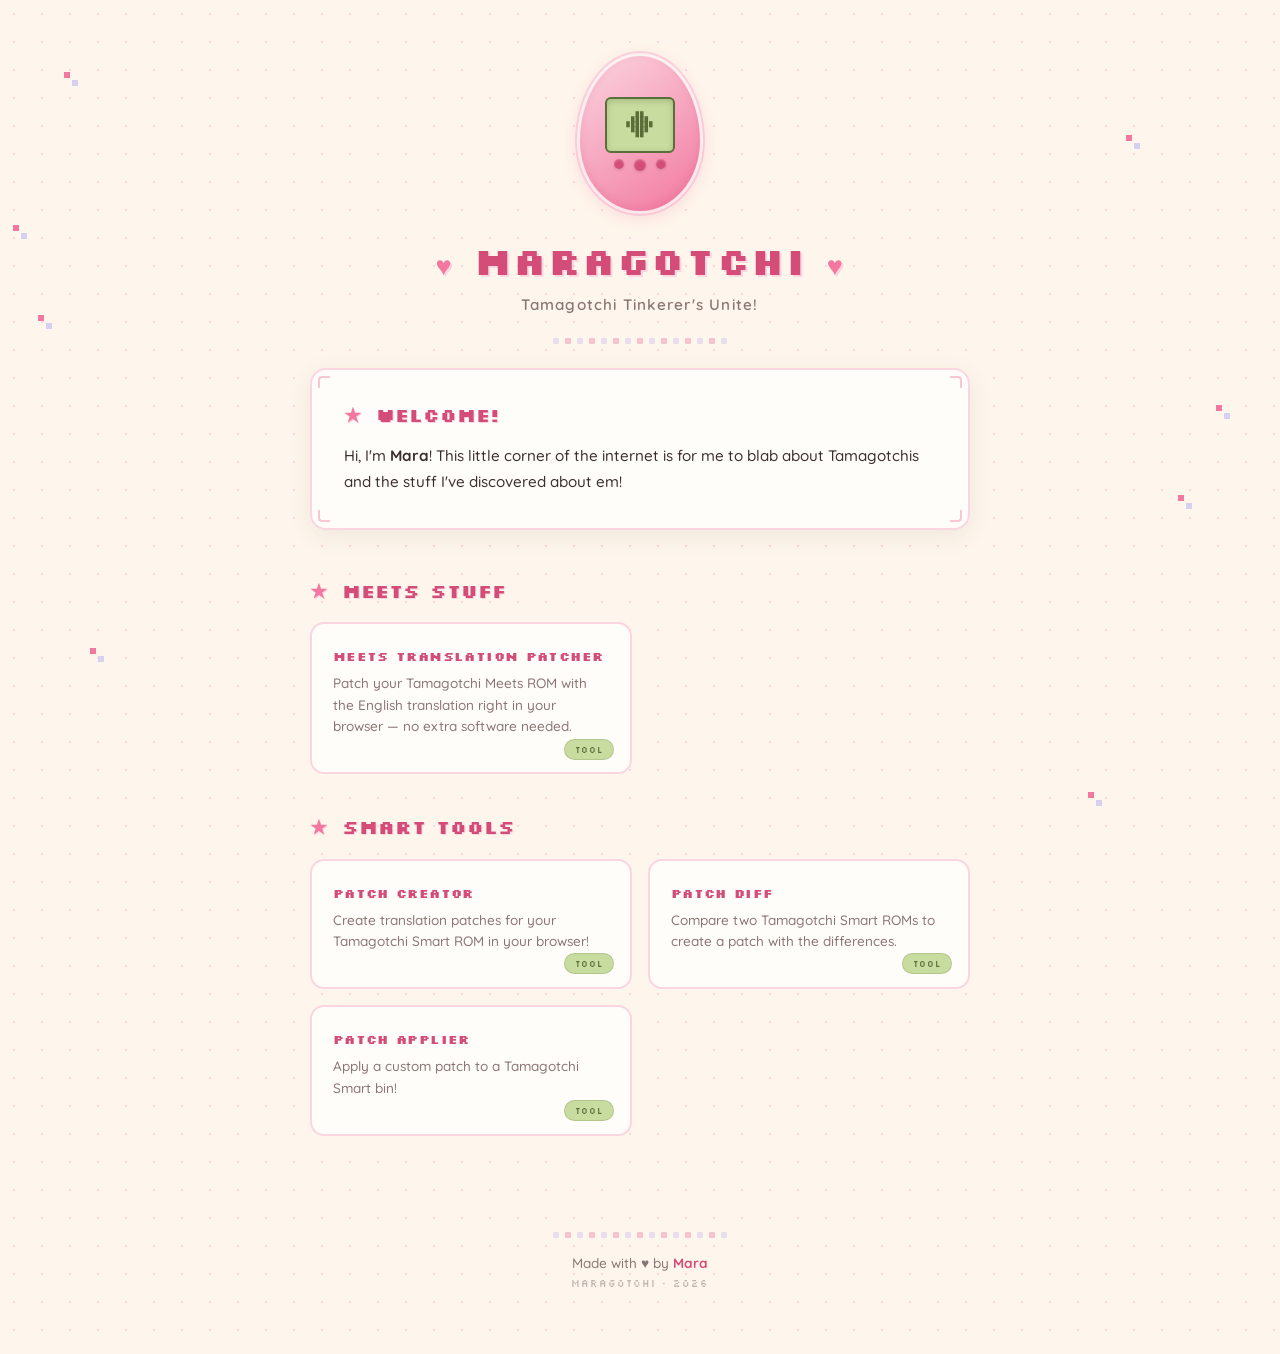
<file: index.html>
<!DOCTYPE html>
<html lang="en">
<head>
  <meta charset="UTF-8">
  <meta name="viewport" content="width=device-width, initial-scale=1.0">
  <title>Maragotchi ~ Tamagotchi Guides</title>
  <link rel="preconnect" href="https://fonts.googleapis.com">
  <link rel="preconnect" href="https://fonts.gstatic.com" crossorigin>
  <link href="https://fonts.googleapis.com/css2?family=Silkscreen:wght@400;700&family=Quicksand:wght@400;500;600;700&display=swap" rel="stylesheet">
  <link rel="stylesheet" href="style.css">
</head>
<body>

  <div class="stars" aria-hidden="true">
    <span class="star" style="top:8%;left:5%;animation-delay:0s"></span>
    <span class="star" style="top:15%;left:88%;animation-delay:1.2s"></span>
    <span class="star" style="top:35%;left:3%;animation-delay:0.6s"></span>
    <span class="star" style="top:55%;left:92%;animation-delay:1.8s"></span>
    <span class="star" style="top:72%;left:7%;animation-delay:0.3s"></span>
    <span class="star" style="top:88%;left:85%;animation-delay:2.1s"></span>
    <span class="star" style="top:45%;left:95%;animation-delay:1.5s"></span>
    <span class="star" style="top:25%;left:1%;animation-delay:0.9s"></span>
  </div>

  <div class="page-wrap">

    <header class="hero">
      <div class="tama-badge">
        <div class="tama-screen">
          <div class="pixel-pet" aria-hidden="true">
            <div class="pet-row">&#9608;&#9608;</div>
            <div class="pet-row">&#9608;&#9608;&#9608;&#9608;</div>
            <div class="pet-row">&#9608;&#9608;&#9608;&#9608;&#9608;&#9608;</div>
            <div class="pet-row">&#9608;&#9608;&#9608;&#9608;</div>
            <div class="pet-row">&#9608;&#9608;</div>
          </div>
        </div>
        <div class="tama-buttons" aria-hidden="true">
          <span class="tama-btn"></span>
          <span class="tama-btn mid"></span>
          <span class="tama-btn"></span>
        </div>
      </div>
      <h1 class="site-title">
        <span class="title-deco">&hearts;</span>
        Maragotchi
        <span class="title-deco">&hearts;</span>
      </h1>
      <p class="tagline">Tamagotchi Tinkerer's Unite!</p>
      <div class="header-divider" aria-hidden="true">
        <span></span><span></span><span></span><span></span><span></span>
        <span></span><span></span><span></span><span></span><span></span>
        <span></span><span></span><span></span><span></span><span></span>
      </div>
    </header>

    <section class="card intro-card">
      <div class="card-corner tl"></div>
      <div class="card-corner tr"></div>
      <div class="card-corner bl"></div>
      <div class="card-corner br"></div>
      <h2><span class="bullet">&starf;</span> Welcome!</h2>
      <p>
        Hi, I'm <strong>Mara</strong>! This little corner of the internet is for me to blab about Tamagotchis and the stuff  I've discovered about em!
      </p>
    </section>

    <section>
      <h2 class="section-heading"><span class="bullet">&starf;</span> Meets Stuff</h2>

      <div class="guide-grid">
<!-- 
        <a href="flashing.html" class="guide-card">
          <h3>Flashing Your Meets</h3>
          <p>Flash a custom English-patched ROM onto your Tamagotchi Meets. Full step-by-step guide with tools list.</p>
          <span class="guide-card-tag">Ready</span>
        </a> -->

        <a href="https://maragotchi.github.io/tama/meets_translation_patcher.html" class="guide-card">
          <h3>Meets Translation Patcher</h3>
          <p>Patch your Tamagotchi Meets ROM with the English translation right in your browser &mdash; no extra software needed.</p>
          <span class="guide-card-tag">Tool</span>
        </a>

      </div>
    </section>

    <!-- ====== SMART TOOLS ====== -->
    <section>
      <h2 class="section-heading"><span class="bullet">&starf;</span> Smart Tools</h2>

      <div class="guide-grid">

        <a href="https://maragotchi.github.io/tama/tamasmart_patch_creator.html" class="guide-card">
          <h3>Patch Creator</h3>
          <p>Create translation patches for your Tamagotchi Smart ROM in your browser!</p>
          <span class="guide-card-tag">Tool</span>
        </a>

        <a href="https://maragotchi.github.io/tama/tamasmart_patch_diff.html" class="guide-card">
          <h3>Patch Diff</h3>
          <p>Compare two Tamagotchi Smart ROMs to create a patch with the differences.</p>
          <span class="guide-card-tag">Tool</span>
        </a>

        <a href="https://maragotchi.github.io/tama/tamasmart_patch_apply.html" class="guide-card">
          <h3>Patch Applier</h3>
          <p>Apply a custom patch to a Tamagotchi Smart bin!</p>
          <span class="guide-card-tag">Tool</span>
        </a>

      </div>
    </section>

    <!-- ====== FOOTER ====== -->
    <footer>
      <div class="footer-deco" aria-hidden="true">
        <span></span><span></span><span></span><span></span><span></span>
        <span></span><span></span><span></span><span></span><span></span>
        <span></span><span></span><span></span><span></span><span></span>
      </div>
      <p>Made with &hearts; by <strong>Mara</strong></p>
      <p class="footer-sub">Maragotchi &middot; 2026</p>
    </footer>

  </div>
</body>
</html>
</file>
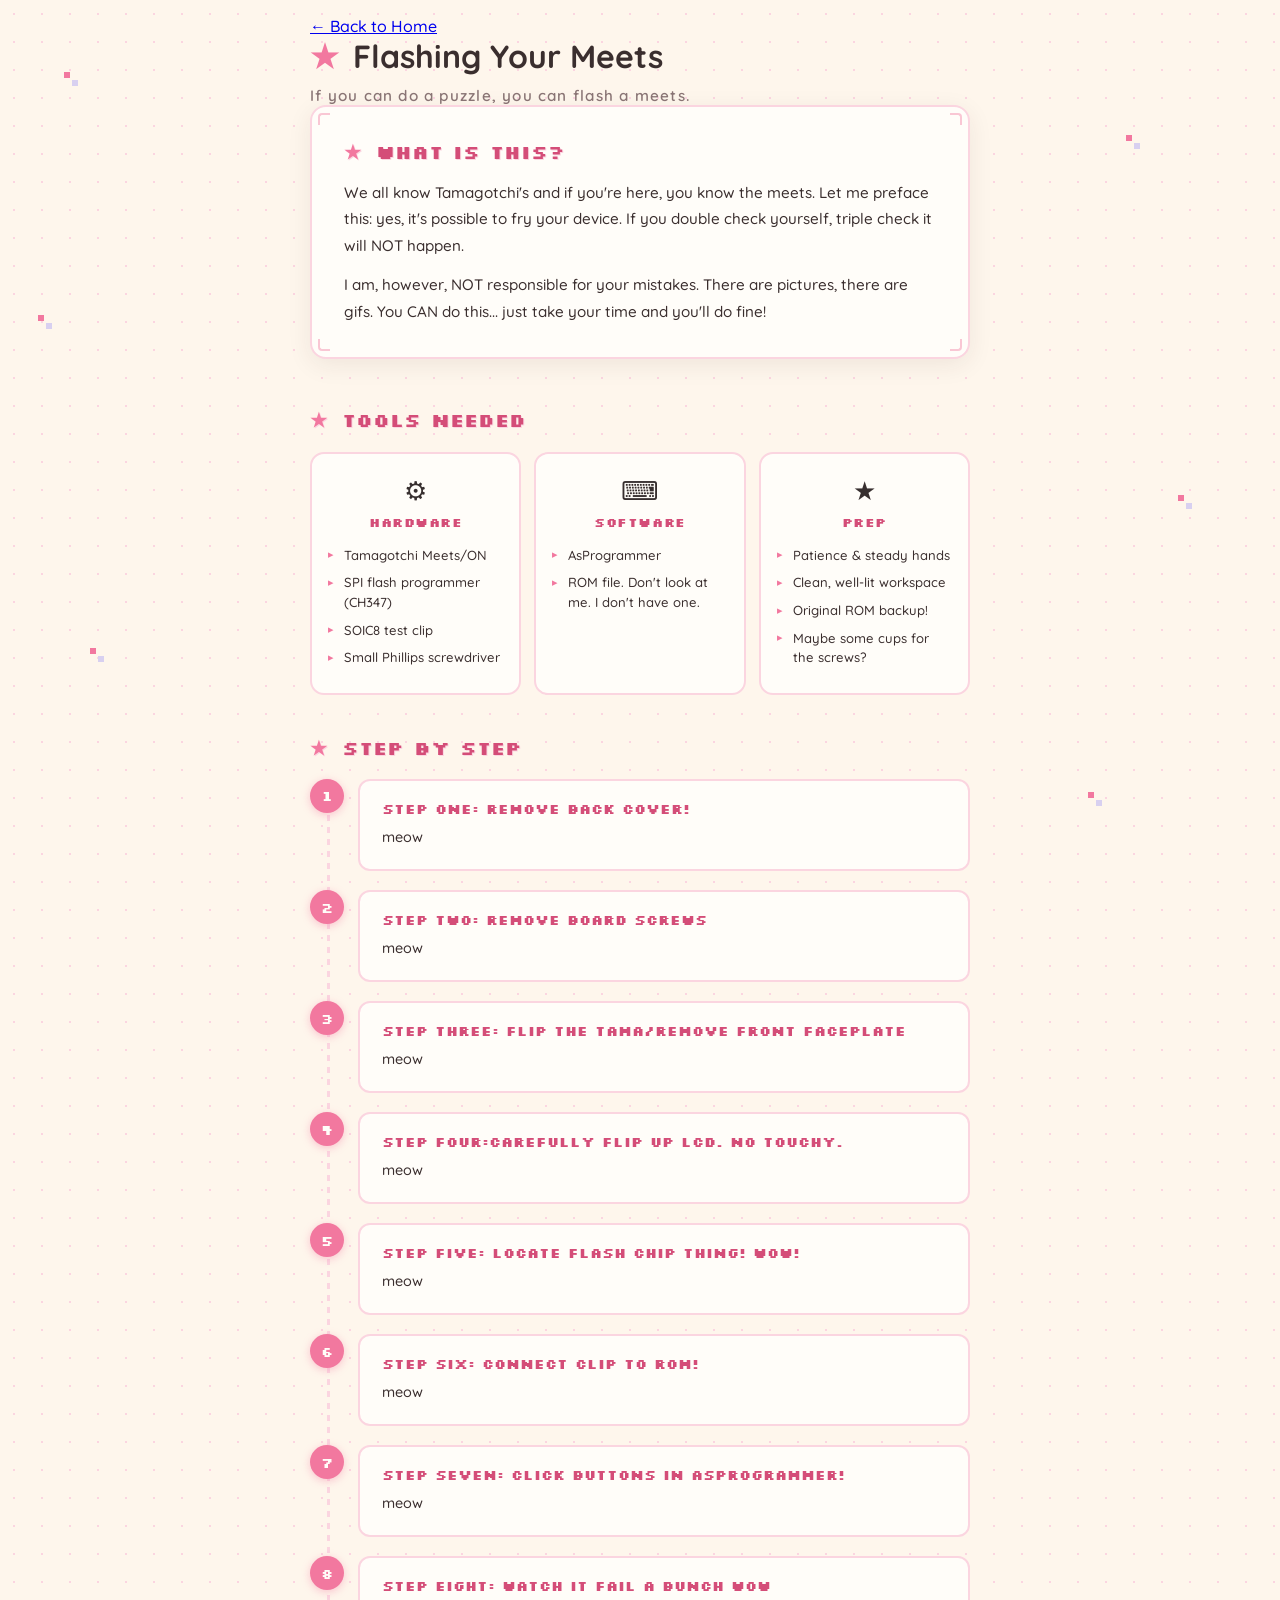
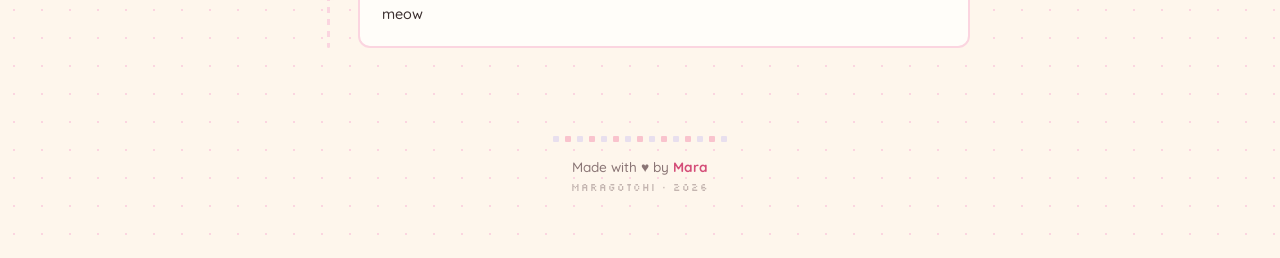
<file: flashing.html>
<!doctype html>
<html lang="en">
	<head>
		<meta charset="UTF-8" />
		<meta name="viewport" content="width=device-width, initial-scale=1.0" />
		<title>Flashing Your Meets ~ Maragotchi</title>
		<link rel="preconnect" href="https://fonts.googleapis.com" />
		<link rel="preconnect" href="https://fonts.gstatic.com" crossorigin />
		<link
			href="https://fonts.googleapis.com/css2?family=Silkscreen:wght@400;700&family=Quicksand:wght@400;500;600;700&display=swap"
			rel="stylesheet"
		/>
		<link rel="stylesheet" href="style.css" />
	</head>
	<body>
		<div class="stars" aria-hidden="true">
			<span class="star" style="top:8%;left:5%;animation-delay:0s"></span>
			<span
				class="star"
				style="top:15%;left:88%;animation-delay:1.2s"
			></span>
			<span
				class="star"
				style="top:35%;left:3%;animation-delay:0.6s"
			></span>
			<span
				class="star"
				style="top:55%;left:92%;animation-delay:1.8s"
			></span>
			<span
				class="star"
				style="top:72%;left:7%;animation-delay:0.3s"
			></span>
			<span
				class="star"
				style="top:88%;left:85%;animation-delay:2.1s"
			></span>
		</div>

		<div class="page-wrap">
			<!-- ====== SUB-PAGE HEADER ====== -->
			<header class="sub-header">
				<a href="index.html" class="back-link">&larr; Back to Home</a>
				<h1 class="sub-title">
					<span class="bullet">&starf;</span>
					Flashing Your Meets
				</h1>
				<p class="tagline">If you can do a puzzle, you can flash a meets.</p>
			</header>

			<!-- ====== INTRO ====== -->
			<section class="card intro-card">
				<div class="card-corner tl"></div>
				<div class="card-corner tr"></div>
				<div class="card-corner bl"></div>
				<div class="card-corner br"></div>
				<h2>
					<span class="bullet">&starf;</span>
					What Is This?
				</h2>
				<p>
					We all know Tamagotchi's and if you're here, you know the
					meets. Let me preface this: yes, it's possible to fry your
					device. If you double check yourself, triple check it will
					NOT happen.
				</p>
				<p>
					I am, however, NOT responsible for your mistakes. There are
					pictures, there are gifs. You CAN do this... just take your
					time and you'll do fine!
				</p>
			</section>

			<!-- ====== TOOLS ====== -->
			<section>
				<h2 class="section-heading">
					<span class="bullet">&starf;</span>
					Tools Needed
				</h2>

				<div class="tools-row">
					<div class="tool-card">
						<div class="tool-icon">&#9881;</div>
						<h3>Hardware</h3>
						<ul>
							<li>Tamagotchi Meets/ON</li>
							<li>SPI flash programmer (CH347)</li>
							<li>SOIC8 test clip</li>
							<li>Small Phillips screwdriver</li>
						</ul>
					</div>

					<div class="tool-card">
						<div class="tool-icon">&#9000;</div>
						<h3>Software</h3>
						<ul>
							<li>AsProgrammer</li>
							<li>
								ROM file. Don't look at me. I don't have one.
							</li>
						</ul>
					</div>

					<div class="tool-card">
						<div class="tool-icon">&#9733;</div>
						<h3>Prep</h3>
						<ul>
							<li>Patience &amp; steady hands</li>
							<li>Clean, well-lit workspace</li>
							<li>Original ROM backup!</li>
							<li>Maybe some cups for the screws?</li>
						</ul>
					</div>
				</div>
			</section>

			<!-- ====== GUIDE ====== -->
			<section>
				<h2 class="section-heading">
					<span class="bullet">&starf;</span>
					Step by Step
				</h2>

				<div class="timeline">
					<div class="step">
						<div class="step-num">1</div>
						<div class="step-body">
							<h3>Step one: Remove back cover!</h3>
							<p>meow</p>
						</div>
					</div>

					<div class="step">
						<div class="step-num">2</div>
						<div class="step-body">
							<h3>Step two: Remove board screws</h3>
							<p>meow</p>
						</div>
					</div>

					<div class="step">
						<div class="step-num">3</div>
						<div class="step-body">
							<h3>
								Step three: Flip the tama/remove front faceplate
							</h3>
							<p>meow</p>
						</div>
					</div>

					<div class="step">
						<div class="step-num">4</div>
						<div class="step-body">
							<h3>Step four:carefully flip up LCD. NO TOUCHY.</h3>
							<p>meow</p>
						</div>
					</div>

					<div class="step">
						<div class="step-num">5</div>
						<div class="step-body">
							<h3>Step five: Locate flash chip thing! Wow!</h3>
							<p>meow</p>
						</div>
					</div>

					<div class="step">
						<div class="step-num">6</div>
						<div class="step-body">
							<h3>Step six: Connect clip to rom!</h3>
							<p>meow</p>
						</div>
					</div>

					<div class="step">
						<div class="step-num">7</div>
						<div class="step-body">
							<h3>Step seven: click buttons in asprogrammer!</h3>
							<p>meow</p>
						</div>
					</div>

					<div class="step">
						<div class="step-num">8</div>
						<div class="step-body">
							<h3>Step eight: watch it fail a bunch wow</h3>
							<p>meow</p>
						</div>
					</div>
				</div>
			</section>

			<!-- ====== FOOTER ====== -->
			<footer>
				<div class="footer-deco" aria-hidden="true">
					<span></span>
					<span></span>
					<span></span>
					<span></span>
					<span></span>
					<span></span>
					<span></span>
					<span></span>
					<span></span>
					<span></span>
					<span></span>
					<span></span>
					<span></span>
					<span></span>
					<span></span>
				</div>
				<p>
					Made with &hearts; by
					<strong>Mara</strong>
				</p>
				<p class="footer-sub">Maragotchi &middot; 2026</p>
			</footer>
		</div>
	</body>
</html>
</file>
<file: style.css>
:root {
  --cream:      #fef6ec;
  --pink:       #f2789f;
  --pink-soft:  #fbd5e0;
  --pink-deep:  #d44d78;
  --lcd:        #c8dca0;
  --lcd-dark:   #5a6e3a;
  --lavender:   #d8d0f0;
  --text:       #3a2e2e;
  --text-light: #8a7575;
  --white:      #fffdf9;
  --shadow:     rgba(60, 40, 40, 0.08);
}

/* ===== Reset ===== */
*, *::before, *::after { box-sizing: border-box; margin: 0; padding: 0; }

/* ===== Body & Background ===== */
body {
  font-family: 'Quicksand', sans-serif;
  font-weight: 500;
  color: var(--text);
  background: var(--cream);
  overflow-x: hidden;
  position: relative;
  /* dot grid texture */
  background-image:
    radial-gradient(circle, var(--pink-soft) 1px, transparent 1px);
  background-size: 28px 28px;
}

/* ===== Floating Pixel Stars ===== */
.stars { position: fixed; inset: 0; pointer-events: none; z-index: 0; }

.star {
  position: absolute;
  width: 6px;
  height: 6px;
  background: var(--pink);
  animation: twinkle 3s ease-in-out infinite;
  image-rendering: pixelated;
}
.star::after {
  content: '';
  position: absolute;
  width: 6px;
  height: 6px;
  background: var(--lavender);
  top: 8px;
  left: 8px;
}

@keyframes twinkle {
  0%, 100% { opacity: 0.2; transform: scale(1); }
  50%      { opacity: 1;   transform: scale(1.6); }
}

/* ===== Page Wrapper ===== */
.page-wrap {
  position: relative;
  z-index: 1;
  max-width: 700px;
  margin: 0 auto;
  padding: 1rem 1.25rem 3rem;
}

/* ===== HEADER / HERO ===== */
.hero {
  text-align: center;
  padding: 2.5rem 0 1.5rem;
}

/* tama-shaped badge with LCD screen */
.tama-badge {
  width: 120px;
  height: 155px;
  margin: 0 auto 1.5rem;
  background: linear-gradient(145deg, var(--pink-soft) 0%, var(--pink) 100%);
  border-radius: 50% 50% 50% 50% / 55% 55% 45% 45%;
  flex-direction: column;
  display: flex;
  align-items: center;
  justify-content: center;
  box-shadow:
    0 4px 20px rgba(242, 120, 159, 0.3),
    inset 0 -3px 8px rgba(212, 77, 120, 0.2),
    0 0 0 3px var(--white),
    0 0 0 5px var(--pink-soft);
  animation: tama-float 4s ease-in-out infinite;
}

@keyframes tama-float {
  0%, 100% { transform: translateY(0); }
  50%      { transform: translateY(-8px); }
}

/* Buttons below screen */
.tama-buttons {
  display: flex;
  justify-content: center;
  gap: 10px;
  margin-top: 6px;
}

.tama-btn {
  width: 10px;
  height: 10px;
  background: var(--pink-deep);
  border-radius: 50%;
  box-shadow:
    inset 0 1px 2px rgba(255, 255, 255, 0.3),
    0 1px 3px rgba(60, 40, 40, 0.2);
  transition: transform 0.15s ease;
}

.tama-btn.mid {
  width: 12px;
  height: 12px;
}

.tama-btn:hover {
  transform: scale(1.3);
}

.tama-btn:active {
  transform: scale(0.85);
  background: #a83860;
}

.tama-screen {
  width: 70px;
  height: 56px;
  background: var(--lcd);
  border-radius: 6px;
  border: 2px solid var(--lcd-dark);
  display: flex;
  align-items: center;
  justify-content: center;
  box-shadow: inset 0 2px 6px rgba(90, 110, 58, 0.3);
}

/* Pixel pet animation */
.pixel-pet {
  color: var(--lcd-dark);
  font-size: 5px;
  line-height: 1;
  letter-spacing: 1px;
  animation: pet-bounce 1.5s ease-in-out infinite;
  image-rendering: pixelated;
}

@keyframes pet-bounce {
  0%, 100% { transform: translateY(0); }
  50%      { transform: translateY(-3px); }
}

.pet-row { text-align: center; }

/* ===== Angry state when buttons are pressed ===== */
.tama-badge:has(.tama-btn:active) .tama-screen {
  background: #dca0a0;
  border-color: #6e3a3a;
  box-shadow: inset 0 2px 6px rgba(110, 58, 58, 0.4);
}

.tama-badge:has(.tama-btn:active) .pixel-pet {
  animation: pet-shake 0.08s linear infinite;
  color: #6e3a3a;
}

.tama-badge:has(.tama-btn:active) .pixel-pet .pet-row {
  display: none;
}

.tama-badge:has(.tama-btn:active) .pixel-pet::before {
  content: "( \FF40\3078\B4  )";
  display: block;
  text-align: center;
  font-size: 14px;
  line-height: 1;
  letter-spacing: -1px;
  font-family: 'Quicksand', sans-serif;
  font-weight: 700;
}

@keyframes pet-shake {
  0%, 100% { transform: translateX(0); }
  25%      { transform: translateX(-2px); }
  75%      { transform: translateX(2px); }
}

/* Title */
.site-title {
  font-family: 'Silkscreen', monospace;
  font-size: 2.4rem;
  color: var(--pink-deep);
  letter-spacing: 0.04em;
  text-shadow: 2px 2px 0 var(--pink-soft);
}

.title-deco {
  font-size: 0.7em;
  color: var(--pink);
  vertical-align: middle;
  animation: deco-pulse 2s ease-in-out infinite;
}

@keyframes deco-pulse {
  0%, 100% { opacity: 0.5; }
  50%      { opacity: 1; }
}

.tagline {
  margin-top: 0.6rem;
  font-size: 0.95rem;
  color: var(--text-light);
  letter-spacing: 0.08em;
  font-weight: 600;
}

/* Decorative pixel divider */
.header-divider, .footer-deco {
  display: flex;
  justify-content: center;
  gap: 6px;
  margin-top: 1.5rem;
}

.header-divider span, .footer-deco span {
  display: block;
  width: 6px;
  height: 6px;
  background: var(--pink);
  border-radius: 1px;
  opacity: 0.4;
}

.header-divider span:nth-child(odd), .footer-deco span:nth-child(odd) {
  background: var(--lavender);
  opacity: 0.6;
}

/* ===== NAV ===== */
.pill-nav {
  display: flex;
  justify-content: center;
  gap: 0.75rem;
  margin: 1.5rem 0 2.5rem;
}

.pill {
  font-family: 'Silkscreen', monospace;
  font-size: 0.75rem;
  text-decoration: none;
  color: var(--pink-deep);
  background: var(--white);
  border: 2px solid var(--pink-soft);
  padding: 0.5rem 1.3rem;
  border-radius: 999px;
  transition: all 0.25s ease;
  letter-spacing: 0.06em;
}

.pill:hover {
  background: var(--pink);
  color: var(--white);
  border-color: var(--pink);
  transform: translateY(-2px);
  box-shadow: 0 4px 12px rgba(242, 120, 159, 0.35);
}

/* ===== SECTION HEADINGS ===== */
.section-heading {
  font-family: 'Silkscreen', monospace;
  font-size: 1.2rem;
  color: var(--pink-deep);
  margin-bottom: 1.2rem;
  text-shadow: 1px 1px 0 var(--pink-soft);
}

.bullet {
  color: var(--pink);
  margin-right: 0.3rem;
}

/* ===== INTRO CARD ===== */
.intro-card {
  position: relative;
  background: var(--white);
  border: 2px solid var(--pink-soft);
  border-radius: 16px;
  padding: 2rem 2rem;
  margin-bottom: 3rem;
  box-shadow: 0 6px 24px var(--shadow);
}

.intro-card h2 {
  font-family: 'Silkscreen', monospace;
  font-size: 1.2rem;
  color: var(--pink-deep);
  margin-bottom: 1rem;
  text-shadow: 1px 1px 0 var(--pink-soft);
}

.intro-card p {
  line-height: 1.75;
  margin-bottom: 0.8rem;
  font-size: 0.95rem;
}

.intro-card p:last-of-type { margin-bottom: 0; }

/* Corner decorations */
.card-corner {
  position: absolute;
  width: 12px;
  height: 12px;
  border: 2px solid var(--pink);
  opacity: 0.4;
}
.card-corner.tl { top: 6px; left: 6px; border-right: none; border-bottom: none; border-radius: 4px 0 0 0; }
.card-corner.tr { top: 6px; right: 6px; border-left: none; border-bottom: none; border-radius: 0 4px 0 0; }
.card-corner.bl { bottom: 6px; left: 6px; border-right: none; border-top: none; border-radius: 0 0 0 4px; }
.card-corner.br { bottom: 6px; right: 6px; border-left: none; border-top: none; border-radius: 0 0 4px 0; }

/* ===== TOOLS GRID ===== */
.tools-row {
  display: grid;
  grid-template-columns: repeat(3, 1fr);
  gap: 0.8rem;
  margin-top: 0.5rem;
  margin-bottom: 2.5rem;
}

.tool-card {
  background: var(--white);
  border: 2px solid var(--pink-soft);
  border-radius: 14px;
  padding: 1.3rem 1rem;
  text-align: center;
  transition: transform 0.2s ease, box-shadow 0.2s ease;
}

.tool-card:hover {
  transform: translateY(-4px);
  box-shadow: 0 8px 20px var(--shadow);
}

.tool-icon {
  font-size: 1.6rem;
  margin-bottom: 0.5rem;
  filter: grayscale(0.3);
}

.tool-card h3 {
  font-family: 'Silkscreen', monospace;
  font-size: 0.8rem;
  color: var(--pink-deep);
  margin-bottom: 0.7rem;
  letter-spacing: 0.04em;
}

.tool-card ul { list-style: none; text-align: left; }

.tool-card li {
  font-size: 0.82rem;
  padding: 0.25rem 0;
  padding-left: 1rem;
  position: relative;
  line-height: 1.5;
  color: var(--text);
}

.tool-card li::before {
  content: '\25B8';
  position: absolute;
  left: 0;
  color: var(--pink);
  font-size: 0.7rem;
  top: 0.3rem;
}

/* ===== GUIDE TIMELINE ===== */
.timeline {
  position: relative;
  padding-left: 3rem;
  margin-bottom: 2rem;
}

/* vertical line */
.timeline::before {
  content: '';
  position: absolute;
  left: 17px;
  top: 0;
  bottom: 0;
  width: 3px;
  background: repeating-linear-gradient(
    to bottom,
    var(--pink-soft) 0px,
    var(--pink-soft) 6px,
    transparent 6px,
    transparent 12px
  );
  border-radius: 2px;
}

.step {
  position: relative;
  display: flex;
  gap: 1rem;
  margin-bottom: 1.2rem;
}

.step-num {
  position: absolute;
  left: -3rem;
  top: 0;
  width: 34px;
  height: 34px;
  background: var(--pink);
  color: var(--white);
  border-radius: 50%;
  display: flex;
  align-items: center;
  justify-content: center;
  font-family: 'Silkscreen', monospace;
  font-size: 0.85rem;
  font-weight: 700;
  box-shadow: 0 2px 8px rgba(242, 120, 159, 0.4);
  z-index: 2;
}

.step-body {
  background: var(--white);
  border: 2px solid var(--pink-soft);
  border-radius: 12px;
  padding: 1.2rem 1.4rem;
  flex: 1;
  transition: box-shadow 0.2s ease;
}

.step-body:hover {
  box-shadow: 0 4px 16px var(--shadow);
}

.step-body h3 {
  font-family: 'Silkscreen', monospace;
  font-size: 0.85rem;
  color: var(--pink-deep);
  margin-bottom: 0.5rem;
}

.step-body p {
  font-size: 0.9rem;
  line-height: 1.7;
}

.step-body code {
  font-family: 'Silkscreen', monospace;
  font-size: 0.75rem;
  background: var(--lcd);
  color: var(--lcd-dark);
  padding: 0.15em 0.5em;
  border-radius: 4px;
  border: 1px solid rgba(90, 110, 58, 0.2);
}

.step-body img, .guide-img, .intro-card img {
  width: 100%;
  max-width: 560px;
  display: block;
  margin: 1.2rem auto 0.4rem;
  border-radius: 10px;
  border: 2px solid var(--pink-soft);
  box-shadow: 0 4px 12px var(--shadow);
}

/* ===== FOOTER ===== */
footer {
  text-align: center;
  padding: 2rem 0 1rem;
  color: var(--text-light);
  font-size: 0.85rem;
}

.footer-deco { margin-bottom: 1rem; }

footer strong { color: var(--pink-deep); }

.footer-sub {
  margin-top: 0.3rem;
  font-family: 'Silkscreen', monospace;
  font-size: 0.65rem;
  letter-spacing: 0.1em;
  opacity: 0.5;
}

/* ===== GUIDE CARD GRID ===== */
.guide-grid {
  display: grid;
  grid-template-columns: repeat(2, 1fr);
  gap: 1rem;
  margin-bottom: 2.5rem;
}

.guide-card {
  position: relative;
  display: block;
  background: var(--white);
  border: 2px solid var(--pink-soft);
  border-radius: 14px;
  padding: 1.5rem 1.3rem 2.2rem;
  text-decoration: none;
  color: var(--text);
  transition: all 0.25s ease;
  overflow: hidden;
}

.guide-card:hover {
  transform: translateY(-5px);
  box-shadow: 0 10px 28px rgba(242, 120, 159, 0.2);
  border-color: var(--pink);
}

.guide-card h3 {
  font-family: 'Silkscreen', monospace;
  font-size: 0.8rem;
  color: var(--pink-deep);
  margin-bottom: 0.5rem;
  letter-spacing: 0.03em;
}

.guide-card p {
  font-size: 0.85rem;
  line-height: 1.6;
  color: var(--text-light);
}

.guide-card-tag {
  position: absolute;
  bottom: 0.8rem;
  right: 1rem;
  font-family: 'Silkscreen', monospace;
  font-size: 0.55rem;
  letter-spacing: 0.08em;
  background: var(--lcd);
  color: var(--lcd-dark);
  padding: 0.25rem 0.6rem;
  border-radius: 999px;
  border: 1px solid rgba(90, 110, 58, 0.2);
}

.guide-card-tag.soon {
  background: var(--lavender);
  color: #6b60a0;
  border-color: rgba(107, 96, 160, 0.2);
}

/* ===== SCROLL ANIMATIONS ===== */
.intro-card, .guide-card {
  opacity: 0;
  transform: translateY(20px);
  animation: fade-up 0.6s ease forwards;
}

.intro-card  { animation-delay: 0.1s; }
.guide-card:nth-child(1) { animation-delay: 0.1s; }
.guide-card:nth-child(2) { animation-delay: 0.2s; }
.guide-card:nth-child(3) { animation-delay: 0.3s; }
.guide-card:nth-child(4) { animation-delay: 0.4s; }
.guide-card:nth-child(5) { animation-delay: 0.5s; }
.guide-card:nth-child(6) { animation-delay: 0.6s; }
.guide-card:nth-child(7) { animation-delay: 0.7s; }
.step:nth-child(1) { animation-delay: 0.1s; }
.step:nth-child(2) { animation-delay: 0.2s; }
.step:nth-child(3) { animation-delay: 0.3s; }
.step:nth-child(4) { animation-delay: 0.4s; }
.step:nth-child(5) { animation-delay: 0.5s; }
.step:nth-child(6) { animation-delay: 0.6s; }

@keyframes fade-up {
  to { opacity: 1; transform: translateY(0); }
}

/* ===== RESPONSIVE ===== */
@media (max-width: 640px) {
  .page-wrap { padding: 1rem; }

  .site-title { font-size: 1.7rem; }

  .guide-grid {
    grid-template-columns: 1fr;
    gap: 0.7rem;
  }

  .tama-badge { width: 100px; height: 130px; }
  .tama-screen { width: 58px; height: 46px; }
  .tama-btn { width: 8px; height: 8px; }
  .tama-btn.mid { width: 10px; height: 10px; }
  .tama-buttons { gap: 8px; margin-top: 4px; }

  .intro-card { padding: 1.5rem 1.2rem; }
}

/* ===== SELECTION ===== */
::selection {
  background: var(--pink-soft);
  color: var(--pink-deep);
}
</file>
